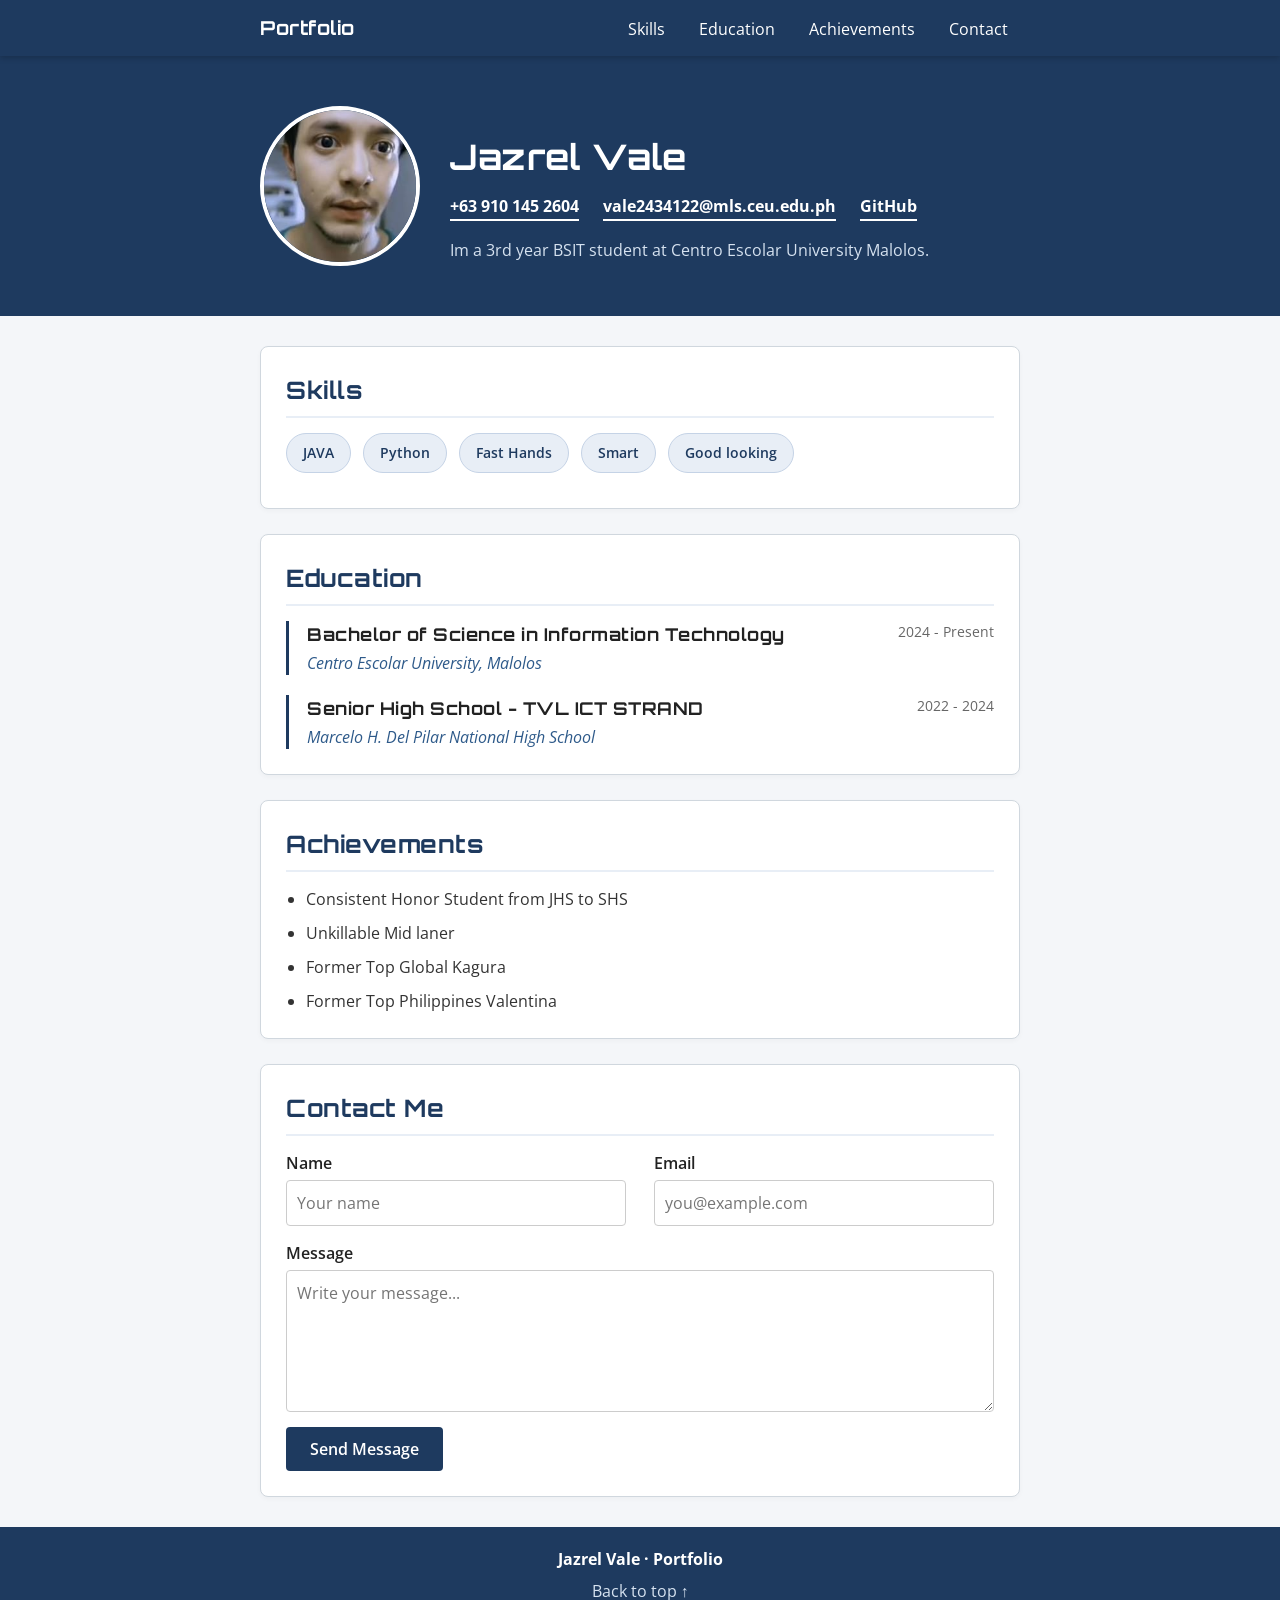
<file: index.html>
<!DOCTYPE html>
<html lang="en">

<head>
    <meta charset="UTF-8">
    <meta name="viewport" content="width=device-width, initial-scale=1.0">
    <title>PRIN135 - Midterm Exam | Portfolio</title>
    <link rel="stylesheet" href="style.css">
</head>

<body id="top">

    <!-- ---------- Navigation ---------- -->
    <nav class="site-nav">
        <div class="nav-inner">
            <a href="#top" class="nav-brand">Portfolio</a>
            <ul class="nav-links">
                <li><a href="#skills">Skills</a></li>
                <li><a href="#education">Education</a></li>
                <li><a href="#achievements">Achievements</a></li>
                <li><a href="#contact">Contact</a></li>
            </ul>
        </div>
    </nav>

    <!-- ---------- Header ---------- -->
    <header class="site-header">
        <div class="header-inner clearfix">

            <div class="photo-box">
                <div class="photo-frame">
                    <!-- Replace the image with your own profile picture -->
                    <img class="photo" src="profile.jpg" alt="Profile picture of Jazrel Vale">
                </div>
            </div>

            <div class="header-text">
                <h1 class="name">Jazrel Vale</h1>
                <ul class="header-links">
                    <li><a href="tel:+639101452604">+63 910 145 2604</a></li>
                    <li><a href="mailto:vale2434122@mls.ceu.edu.ph">vale2434122@mls.ceu.edu.ph</a></li>
                    <li><a href="https://github.com/jzvalee18" target="_blank" rel="noopener noreferrer">GitHub</a>
                    </li>
                </ul>
                <p class="profile">
                    Im a 3rd year BSIT student at Centro Escolar University Malolos.
                </p>
            </div>

        </div>
    </header>

    <main class="wrapper">

        <!-- ---------- Skills ---------- -->
        <section id="skills" class="card">
            <h2>Skills</h2>
            <ul class="skill-list">
                <li>JAVA</li>
                <li>Python</li>
                <li>Fast Hands</li>
                <li>Smart</li>
                <li>Good looking</li>
            </ul>
        </section>

        <!-- ---------- Education ---------- -->
        <section id="education" class="card">
            <h2>Education</h2>

            <div class="entry">
                <span class="entry-year">2024 - Present</span>
                <h3>Bachelor of Science in Information Technology</h3>
                <p class="entry-school">Centro Escolar University, Malolos</p>
            </div>

            <div class="entry">
                <span class="entry-year">2022 - 2024</span>
                <h3>Senior High School - TVL ICT STRAND</h3>
                <p class="entry-school">Marcelo H. Del Pilar National High School</p>
            </div>
        </section>

        <!-- ---------- Achievements ---------- -->
        <section id="achievements" class="card">
            <h2>Achievements</h2>
            <ul class="achievement-list">
                <li>Consistent Honor Student from JHS to SHS</li>
                <li>Unkillable Mid laner</li>
                <li>Former Top Global Kagura</li>
                <li>Former Top Philippines Valentina</li>
            </ul>
        </section>

        <!-- ---------- Contact me ---------- -->
        <section id="contact" class="card">
            <h2>Contact Me</h2>
            <form class="contact-form" action="#" method="post">
                <div class="form-row clearfix">
                    <div class="field field-left">
                        <label for="name">Name</label>
                        <input type="text" id="name" name="name" placeholder="Your name" required>
                    </div>

                    <div class="field field-right">
                        <label for="email">Email</label>
                        <input type="email" id="email" name="email" placeholder="you@example.com" required>
                    </div>
                </div>

                <label for="message">Message</label>
                <textarea id="message" name="message" rows="5" placeholder="Write your message..." required></textarea>

                <button type="submit">Send Message</button>
            </form>
        </section>

    </main>

    <!-- ---------- Footer ---------- -->
    <footer class="site-footer">
        <p class="footer-name">Jazrel Vale &middot; Portfolio</p>
        <a href="#top" class="back-to-top">Back to top &uarr;</a>
    </footer>

</body>

</html>
</file>
<file: style.css>
/* Task #14: Import 2 complementary Google Fonts (Orbitron for headers, Open Sans for body) */
@import url('https://fonts.googleapis.com/css2?family=Open+Sans:ital,wght@0,400;0,600;0,700;1,400&family=Orbitron:wght@600;700&display=swap');

/* ---------- Reset & base ---------- */
* {
  box-sizing: border-box; 
}

html {
  scroll-behavior: smooth;
}

body {
  margin: 0;
  /* Task #14: */
  font-family: 'Open Sans', Arial, sans-serif;
  line-height: 1.5;
  background: #f4f6f9;
  color: #222222;
}

h1, h2, h3, .nav-brand {
  font-family: 'Orbitron', sans-serif;
  letter-spacing: 0.5px;
}

h1, h2, h3 {
  margin-top: 0;
}

section {
  scroll-margin-top: 70px;
}

/* ---------- Navigation ---------- */
.site-nav {
  /* Task #2: */
  position: fixed;
  top: 0;
  left: 0;
  width: 100%;
  height: 56px;
  z-index: 1000;
  background: #1e3a5f;
  box-shadow: 0 2px 6px rgba(0, 0, 0, 0.2);
}

.nav-inner {
  /* Task #3: */
  max-width: 800px;
  margin: 0 auto;
  padding: 0 20px;
}

.nav-brand {
  float: left;
  line-height: 56px;
  color: #fff;
  font-size: 1.2rem;
  font-weight: bold;
  text-decoration: none;
}

.nav-links {
  float: right;
  list-style: none;
  margin: 0;
  padding: 0;
}

.nav-links li {
  display: inline-block;   
}

.nav-links a {
  display: inline-block;
  margin: 11px 0 0 6px;
  padding: 6px 12px;
  border-radius: 4px;
  color: #fff;
  text-decoration: none;
  transition: background-color 0.2s ease;
}

.nav-links a:hover {
  /* Task #4: */
  background-color: #2e5a8a;
}

/* ---------- Header ---------- */
.site-header {
  background: #1e3a5f;
  color: #fff;
  padding: 106px 20px 50px; 
}

.header-inner {
  /* Task #5: */
  max-width: 760px;
  margin: 0 auto;
}

.clearfix::after {
  content: "";
  display: block;
  clear: both;
}

.photo-box {
  float: left;
  width: 160px;
  margin-right: 30px;
}

.photo-frame {
  width: 160px;
  height: 160px;
  border: 4px solid #fff;
  /* Task #6: */
  border-radius: 50%;
  overflow: hidden;
  background: #2e5a8a;
}

.photo {
  display: block;
  width: 100%;
  height: 100%;
  object-fit: cover;
}

.header-text {
  overflow: hidden;
  padding-top: 25px;
}

.name {
  margin: 0 0 10px;
  font-size: 2.2rem;
}

.header-links {
  list-style: none;
  margin: 0 0 15px;
  padding: 0;
}

.header-links li {
  display: inline-block;
  margin: 0 20px 5px 0;
}

.header-links a {
  color: #fff;
  font-weight: bold;
  text-decoration: none;
  /* Task #7: */
  border-bottom: 2px solid #ffffff;
  padding-bottom: 2px;
  transition: color 0.2s ease, border-color 0.2s ease;
}

.header-links a:hover {
  color: #d6e2f0;
  border-bottom-color: #d6e2f0;
}

.profile {
  margin: 0;
  color: #d6e2f0;
}

/* ---------- Wrapper & cards ---------- */
.wrapper {
  /* Task #8: */
  max-width: 800px;
  margin: 30px auto;
  padding: 0 20px;
}

.card {
  /* Task #15: */
  background: #ffffff;
  border: 1px solid #d0d7de;
  border-radius: 8px;
  padding: 25px;
  margin-bottom: 25px;
  box-shadow: 0 2px 5px rgba(0,0,0,0.03);
}

.card h2 {
  margin-bottom: 15px;
  padding-bottom: 8px;
  border-bottom: 2px solid #e8eef6;
  color: #1e3a5f;
  font-size: 1.5rem;
}

/* ---------- Skills ---------- */
.skill-list {
  list-style: none;
  margin: 0;
  padding: 0;
}

.skill-list li {
  /* Task #9: */
  display: inline-block;
  margin: 0 8px 10px 0;
  padding: 8px 16px;
  background: #e8eef6;
  border: 1px solid #c5d3e6;
  border-radius: 20px;
  color: #1e3a5f;
  font-weight: 600;
  font-size: 0.9rem;
}

/* ---------- Education ---------- */
.entry {
  position: relative;
  margin-bottom: 20px;
  padding-left: 18px;
  /* Task #10: */
  border-left: 3px solid #1e3a5f;
}

.entry:last-child {
  margin-bottom: 0;
}

.entry h3 {
  margin-bottom: 4px;
  font-size: 1.1rem;
  color: #222222;
}

.entry p {
  margin: 0;
}

.entry-year {
  /* Task #11: */
  float: right;
  margin-left: 10px;
  color: #666666;
  font-size: 0.9rem;
}

.entry-school {
  color: #2e5a8a;
  font-style: italic;
}

/* ---------- Achievements ---------- */
.achievement-list {
  margin: 0;
  padding-left: 20px;
}

.achievement-list li {
  /* Task #12: */
  margin-bottom: 10px;
  color: #333333;
}

.achievement-list li:last-child {
  margin-bottom: 0;
}

/* ---------- Contact form ---------- */
.form-row .field {
  width: 48%;                
}

.field-left {
  float: left;
}

.field-right {
  float: right;
}

.contact-form label {
  display: block;
  margin-bottom: 5px;
  font-weight: 600;
}

.contact-form input,
.contact-form textarea {
  display: block;
  width: 100%;
  margin-bottom: 15px;
  padding: 10px;
  border: 1px solid #ccc;
  border-radius: 4px;
  font: inherit;
}

.contact-form textarea {
  resize: vertical;
}

.contact-form button {
  padding: 10px 24px;
  border: none;
  border-radius: 4px;
  background: #1e3a5f;
  color: #fff;
  font: inherit;
  font-weight: 600;
  cursor: pointer;
  transition: background-color 0.2s ease;
}

.contact-form button:hover {
  background: #2e5a8a;
}

/* ---------- Footer ---------- */
.site-footer {
  background: #1e3a5f;
  color: #fff;
  padding: 20px 30px;
  /* Task #13: */
  text-align: center;
}

.footer-name {
  margin: 0 0 8px;
  font-weight: bold;
}

.back-to-top {
  color: #d6e2f0;
  text-decoration: none;
}

.back-to-top:hover {
  text-decoration: underline;
}

/* ---------- Small screens ---------- */
@media (max-width: 600px) {
  .nav-inner {
    padding: 0 12px;
  }

  .nav-links a {
    margin-left: 0;
    padding: 6px 7px;
    font-size: 0.85rem;
  }

  .photo-box {
    float: none;
    margin: 0 auto 20px;
  }

  .header-text {
    padding-top: 0;
    text-align: center;
  }

  .header-links li {
    margin: 0 10px 5px;
  }

  .entry-year {
    float: none;
    display: block;
    margin: 0 0 5px 0;
  }
}
</file>
